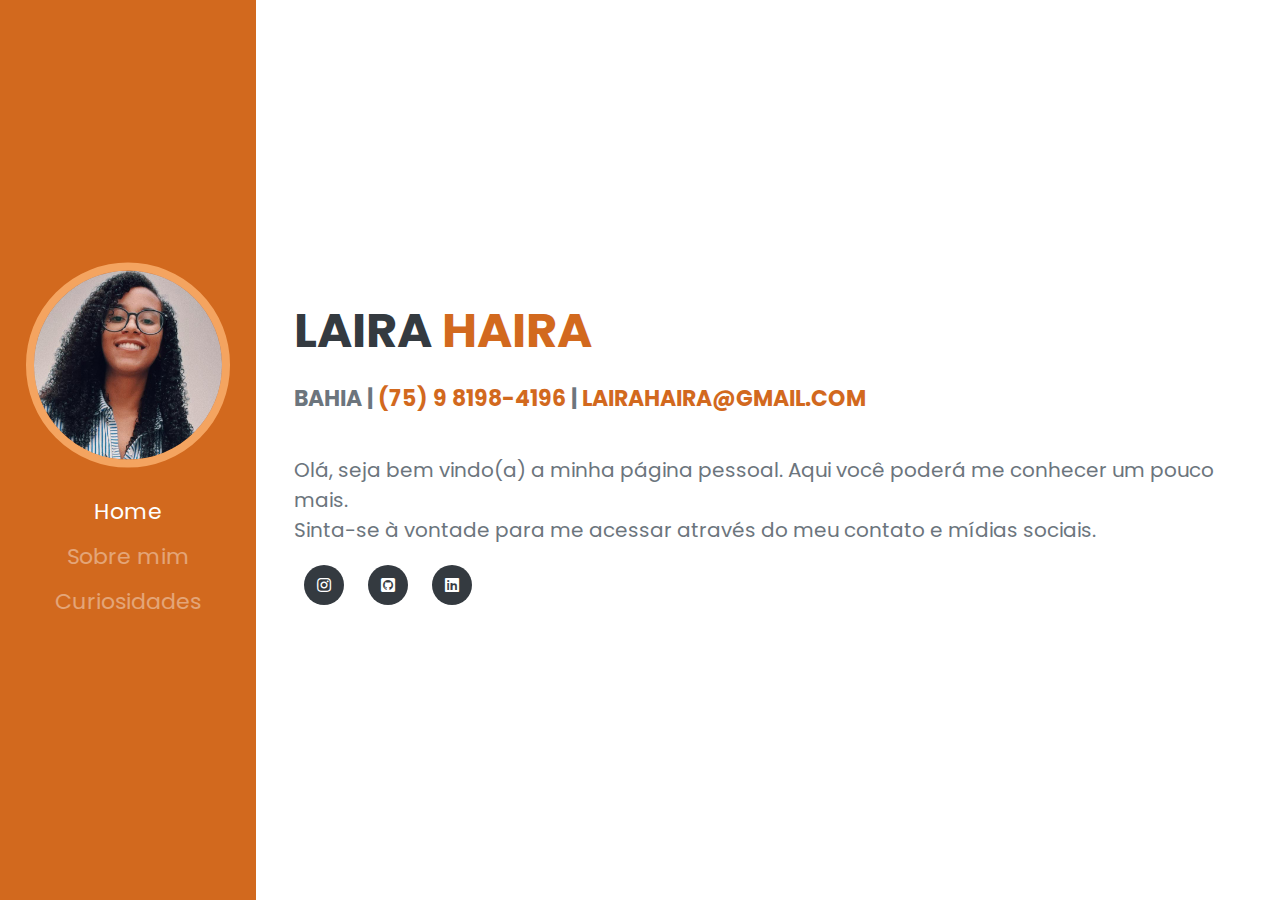
<file: semana-2/index.html>
<!DOCTYPE html>
<html lang="pt-br">
<head>
  <meta charset="UTF-8">
  <meta http-equiv="X-UA-Compatible" content="IE=edge">
  <meta name="viewport" content="width=device-width, initial-scale=1.0">
  <link href="assets/CSS/style.css" rel="stylesheet">
  <link href="https://cdnjs.cloudflare.com/ajax/libs/font-awesome/5.13.1/css/all.min.css" rel="stylesheet">
  <link href="https://fonts.googleapis.com/css2?family=Poppins:wght@400;500;700&display=swap" rel="stylesheet"> 
  <title>Home Page</title>
</head>
<body>

  <div class="parent">

  <div class="sidebar">

    <div class="sidebar-pos">
      <div class="img-sidebar">
        <img src="assets/IMG/perfil.jpg" alt="Perfil">
      </div> <!--Img-->

      <div class="menu">
        <ul>
          <li> <a class="selected" href="index.html">Home</a></li>
          <li> <a href="assets/HTML/aboutme.html">Sobre mim</a></li>
          <li> <a href="assets/HTML/curiosities.html">Curiosidades</a></li>
        </ul>
      </div> <!--Menu-->
  </div> <!--Sidebar-pos-->

</div> <!--Sidebar-->

  <div class="conteudo">

    <section class="descricao">
      <h2>Laira <span>Haira</span></h2>
      <h3>Bahia | <span>(75) 9 8198-4196</span> | <span>lairahaira@gmail.com</span></h3>
      <p>Olá, seja bem vindo(a) a minha página pessoal. Aqui você poderá me conhecer um pouco mais.<br> Sinta-se à vontade para me acessar através do meu contato e mídias sociais.</p>

      <div class="icons">
        <a href="https://www.instagram.com/laira_h/" target="_blank"><i class="fab fa-instagram"></i></a>
        <a href="https://github.com/lairah" target="_blank"><i class="fab fa-github-square"></i></a>
        <a href="https://www.linkedin.com/in/lairahaira/" target="_blank"><i class="fab fa-linkedin"></i></a>
      </div> <!--social-->

    </section>  

  </div> <!--conteudo-->

</div> <!--parent-->
  
</body>
</html>
</file>
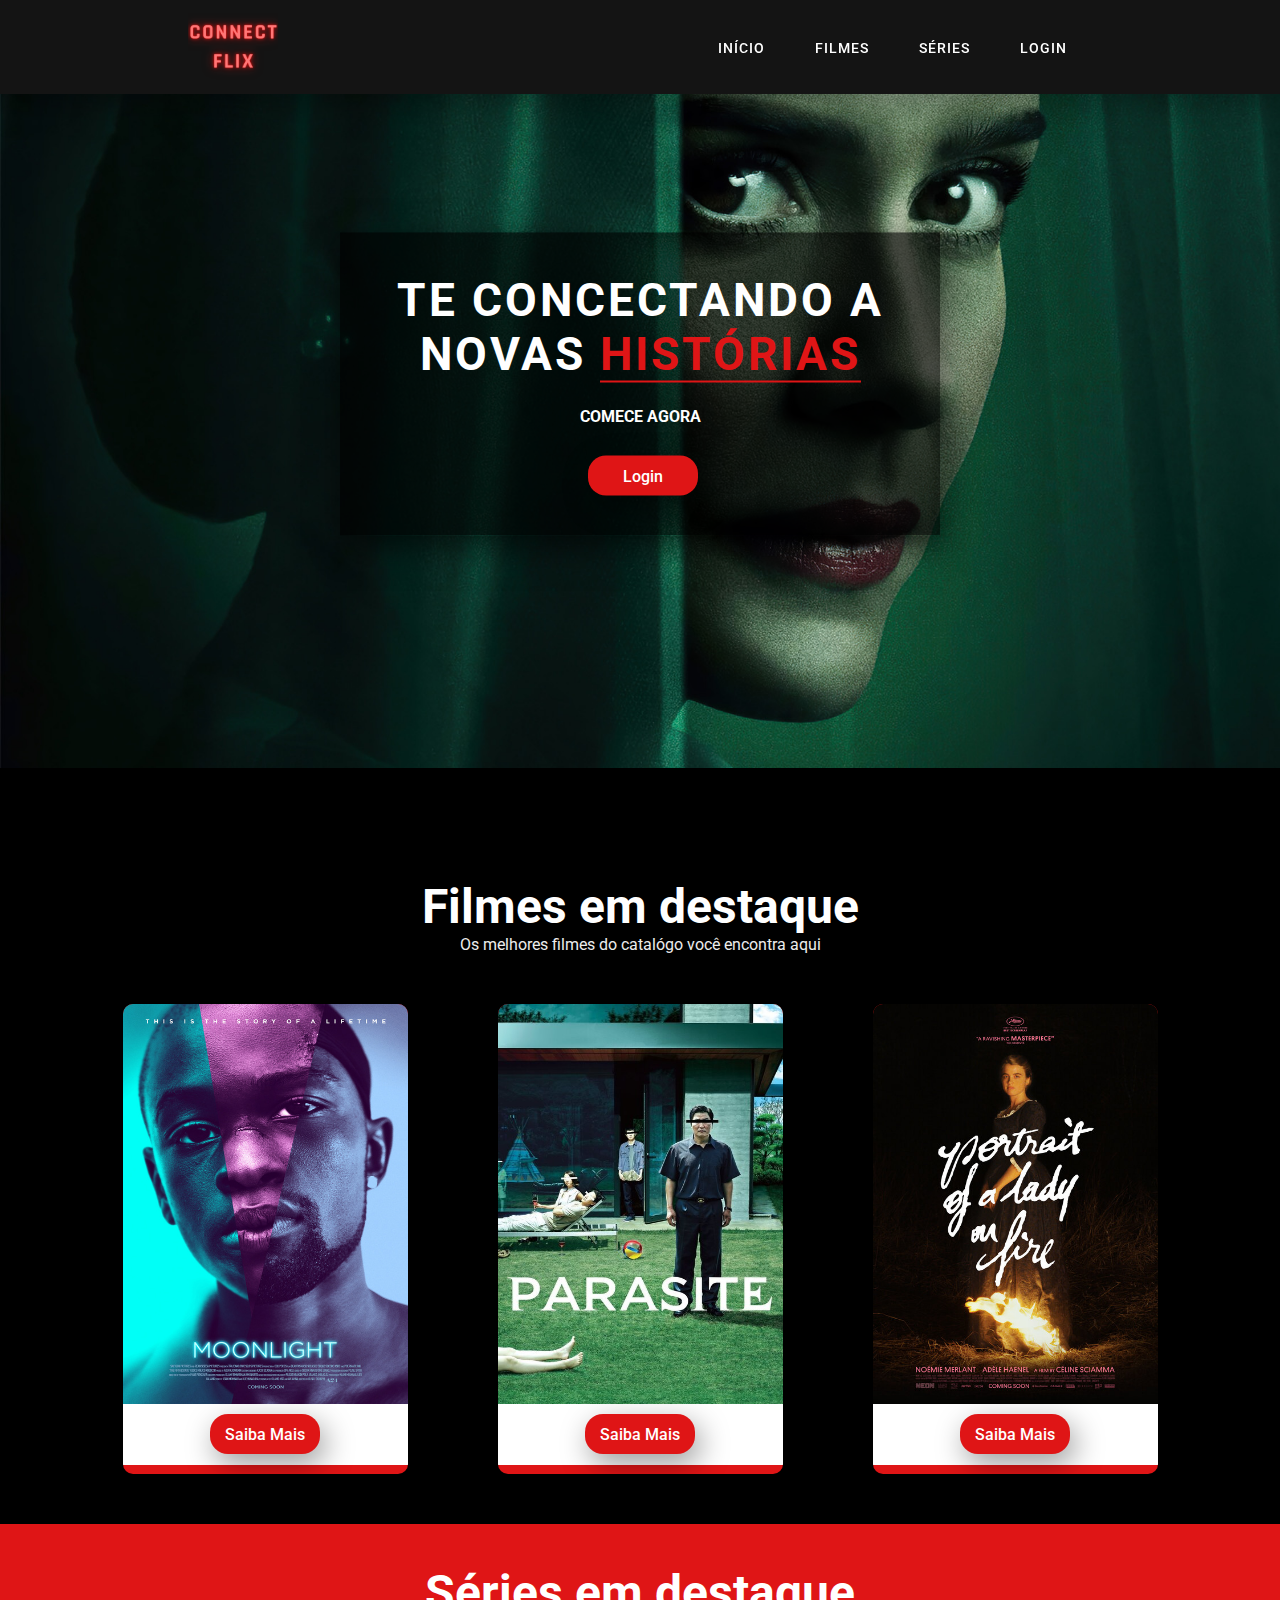
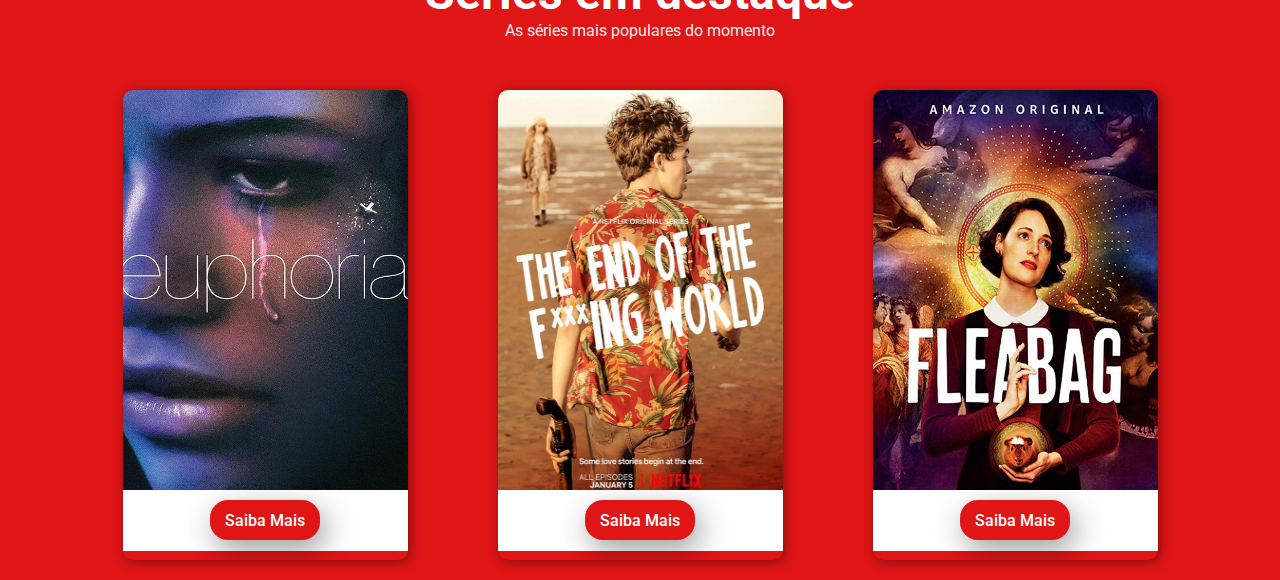
<file: semana-3/index.html>
<!DOCTYPE html>
<html lang="pt-br">
<head>
  <meta charset="UTF-8">
  <meta http-equiv="X-UA-Compatible" content="IE=edge">
  <meta name="viewport" content="width=device-width, initial-scale=1.0">
  <link rel="stylesheet" href="./CSS/style.css">
  <title>ConnectFlix</title>
</head>
<body>
  <header class="header" id="sec1">
    <nav>
      <a href="./index.html" class="logo">
        <img src="./IMAGE/logo.png" alt="logo">
      </a>
      <input class="menu-btn" type="checkbox" id="menu-btn">
      <label class="menu-icon" for="menu-btn">
        <span class="icon-nav"></span>
      </label>

      <ul class="menu">
        <li><a href="#sec1">Início</a></li>
        <li><a href="#sec2">Filmes</a></li>
        <li><a href="#sec3">Séries</a></li>
        <li><a href="./HTML/login.html">Login</a></li>
      </ul>
    </nav>

    <div class="header-content">
      <h1>Te concectando a novas <span>histórias</span></h1>
      <p>Comece agora</p>
      <div class="header-btns">
        <a href="./HTML/login.html" class="header-btn">Login</a>
      </div>        
    </div>
  </header>

  <section class="movies" id="sec2">
    <div class="catalog-header">
      <h1>Filmes em destaque</h1>
      <p>Os melhores filmes do catalógo você encontra aqui</p>
  </div>

  <div class="catalog-container">
    <div class="catalog-box">
      <div class="catalog-image">
        <img src="./IMAGE/moonlight-card.jpg" alt="">
      </div>
      <div class="catalog-about">
        <a href="./HTML/moonlight.html" class="header-btn">Saiba Mais</a>
      </div>
    </div>

    <div class="catalog-box">
      <div class="catalog-image">
        <img src="./IMAGE/parasite-card.jpg" alt="">
      </div>
      <div class="catalog-about">
        <a href="./HTML/parasite.html" class="header-btn">Saiba Mais</a>
      </div>
    </div>

    <div class="catalog-box">
      <div class="catalog-image">
        <img src="./IMAGE/portrait-card.jpg" alt="">
      </div>
      <div class="catalog-about">
        <a href="./HTML/portrait.html" class="header-btn">Saiba Mais</a>
      </div>
    </div>
  </div>
  </section>


  <section class="series" id="sec3">
    <div class="catalog-header">
      <h1>Séries em destaque</h1>
      <p>As séries mais populares do momento</p>
  </div>

  <div class="catalog-container">
    <div class="catalog-box">
      <div class="catalog-image">
        <img src="./IMAGE/euphoria-card.jpg" alt="">
      </div>
      <div class="catalog-about">
        <a href="./HTML/euphoria.html" class="header-btn">Saiba Mais</a>
      </div>
    </div>

    <div class="catalog-box">
      <div class="catalog-image">
        <img src="./IMAGE/theend-card.jpg" alt="">
      </div>
      <div class="catalog-about">
        <a href="./HTML/teotfw.html" class="header-btn">Saiba Mais</a>
      </div>
    </div>

    <div class="catalog-box">
      <div class="catalog-image">
        <img src="./IMAGE/fleabag-card.jpg" alt="">
      </div>
      <div class="catalog-about">
        <a href="./HTML/fleabag.html" class="header-btn">Saiba Mais</a>
      </div>
    </div>
  </div>
  </section>
</body>
</html>
</file>
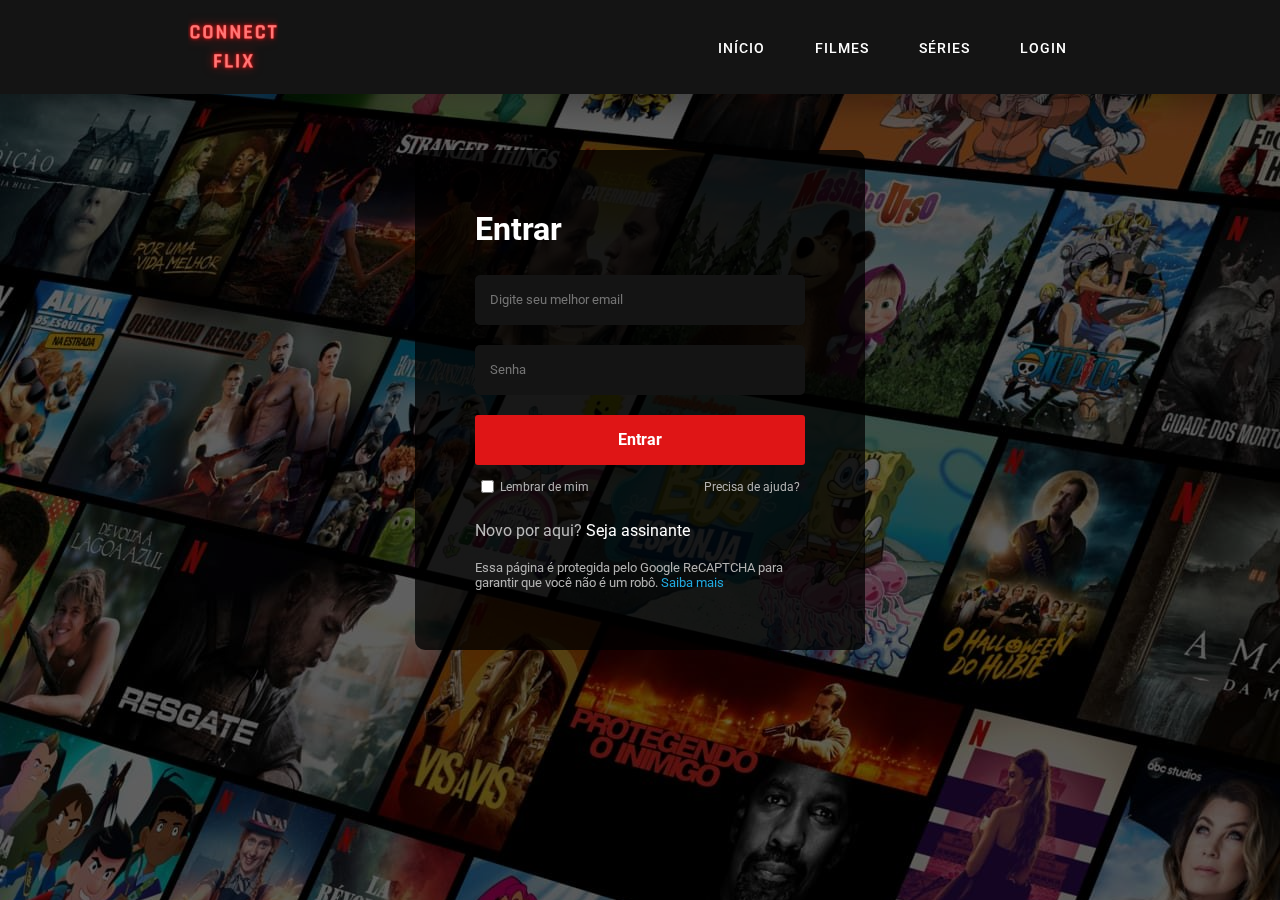
<file: semana-3/HTML/login.html>
<!DOCTYPE html>
<html lang="pt-br">
<head>
  <meta charset="UTF-8">
  <meta http-equiv="X-UA-Compatible" content="IE=edge">
  <meta name="viewport" content="width=device-width, initial-scale=1.0">
  <link rel="stylesheet" href="../CSS/main.css">
  <title>ConnectFlix - Entrar</title>
</head>
<body>
  <header class="header" id="sec1">
    <nav>
      <a href="../index.html" class="logo">
        <img src="../IMAGE/logo.png" alt="logo">
      </a>
      <input class="menu-btn" type="checkbox" id="menu-btn">
      <label class="menu-icon" for="menu-btn">
        <span class="icon-nav"></span>
      </label>

      <ul class="menu">
        <li><a href="../index.html">Início</a></li>
        <li><a href="../index.html#sec2">Filmes</a></li>
        <li><a href="../index.html#sec3">Séries</a></li>
        <li><a href="../HTML/login.html">Login</a></li>
      </ul>
    </nav>
  </header>
  
  <main>
    <div class="login">
      <div class="login-box">
        <h2>Entrar</h2>
        <form>
          <div class="input-box">
            <input required type="email" placeholder="Digite seu melhor email">
          </div>

          <div class="input-box">
            <input required type="password" placeholder="Senha">
          </div>
          <div>
            <button class="submit">Entrar</button>
          </div>
        </form>

        <div class="support">
          <div class="remember">
            <span><input type="checkbox"></span>
            <span>Lembrar de mim</span>
          </div>
          <div class="help">
            <a href="#">Precisa de ajuda?</a>
          </div>
        </div>

        <div class="sign-up">
          <p>Novo por aqui? <a href="#">Seja assinante</a></p>
        </div>

        <div class="terms">
          <p>Essa página é protegida pelo Google ReCAPTCHA para garantir que você não é um robô. <a href="#">Saiba mais</a></p>
        </div>
      </div>
  </div>
  </main>

</body>
</html>
</file>
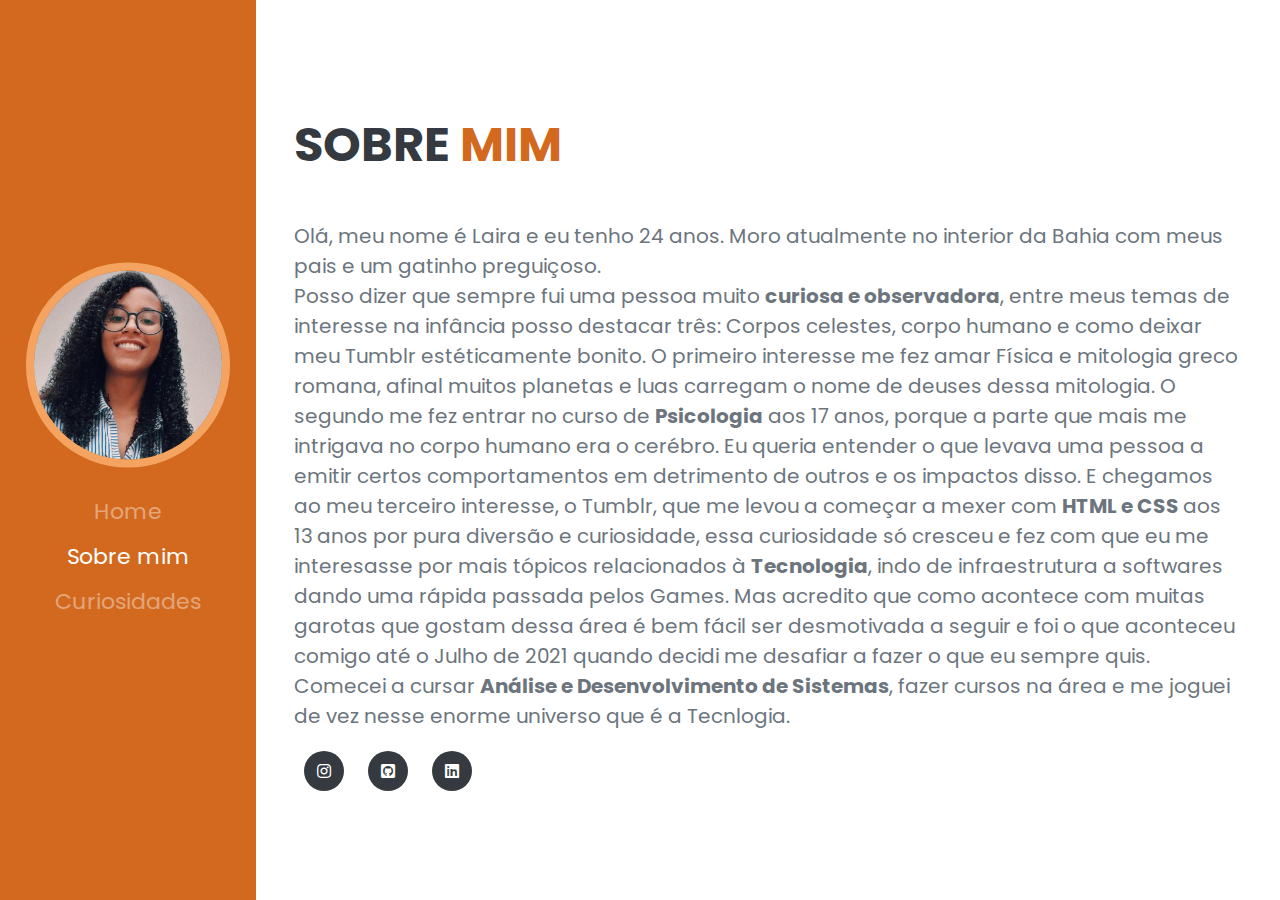
<file: semana-2/assets/HTML/aboutme.html>
<!DOCTYPE html>
<html lang="pt-br">
<head>
  <meta charset="UTF-8">
  <meta http-equiv="X-UA-Compatible" content="IE=edge">
  <meta name="viewport" content="width=device-width, initial-scale=1.0">
  <link href="../CSS/style.css" rel="stylesheet">
  <link href="https://cdnjs.cloudflare.com/ajax/libs/font-awesome/5.13.1/css/all.min.css" rel="stylesheet">
  <link href="https://fonts.googleapis.com/css2?family=Poppins:wght@400;500;700&display=swap" rel="stylesheet"> 
  <title>Sobre Mim</title>
</head>
<body>

  <div class="parent">

  <div class="sidebar">

    <div class="sidebar-pos">
      <div class="img-sidebar">
        <img src="../IMG/perfil.jpg" alt="Perfil">
      </div> <!--Img-->

      <div class="menu">
        <ul>
          <li> <a href="../../index.html">Home</a></li>
          <li> <a class="selected" href="aboutme.html">Sobre mim</a></li>
          <li> <a href="curiosities.html">Curiosidades</a></li>
        </ul>
      </div> <!--Menu-->
  </div> <!--Sidebar-pos-->

</div> <!--Sidebar-->

  <div class="conteudo">

    <section class="descricao">
      <h2>Sobre <span>Mim</span></h2>
      <p>Olá, meu nome é Laira e eu tenho 24 anos. Moro atualmente no interior da Bahia com meus pais e um gatinho preguiçoso.<br> Posso dizer que sempre fui uma pessoa muito <strong> curiosa e observadora</strong>, entre meus temas de interesse na infância posso destacar três: Corpos celestes, corpo humano e como deixar meu Tumblr estéticamente bonito. O primeiro interesse me fez amar Física e mitologia greco romana, afinal muitos planetas e luas carregam o nome de deuses dessa mitologia. O segundo me fez entrar no curso de <strong>Psicologia</strong> aos 17 anos, porque a parte que mais me intrigava no corpo humano era o cerébro. Eu queria entender o que levava uma pessoa a emitir certos comportamentos em detrimento de outros e os impactos disso. E chegamos ao meu terceiro interesse, o Tumblr, que me levou a começar a mexer com <strong> HTML e CSS </strong> aos 13 anos por pura diversão e curiosidade, essa curiosidade só cresceu e fez com que eu me interesasse por mais tópicos relacionados à <strong> Tecnologia</strong>, indo de infraestrutura a softwares dando uma rápida passada pelos Games. Mas acredito que como acontece com muitas garotas que gostam dessa área é bem fácil ser desmotivada a seguir e foi o que aconteceu comigo até o Julho de 2021 quando decidi me desafiar a fazer o que eu sempre quis. Comecei a cursar <strong> Análise e Desenvolvimento de Sistemas</strong>, fazer cursos na área e me joguei de vez nesse enorme universo que é a Tecnlogia.</p>

      <div class="icons">
        <a href="https://www.instagram.com/laira_h/" target="_blank"><i class="fab fa-instagram"></i></a>
        <a href="https://github.com/lairah" target="_blank"><i class="fab fa-github-square"></i></a>
        <a href="https://www.linkedin.com/in/lairahaira/" target="_blank"><i class="fab fa-linkedin"></i></a>
      </div> <!--social-->

    </section>  

  </div> <!--conteudo-->

</div> <!--parent-->
  
</body>
</html>
</file>
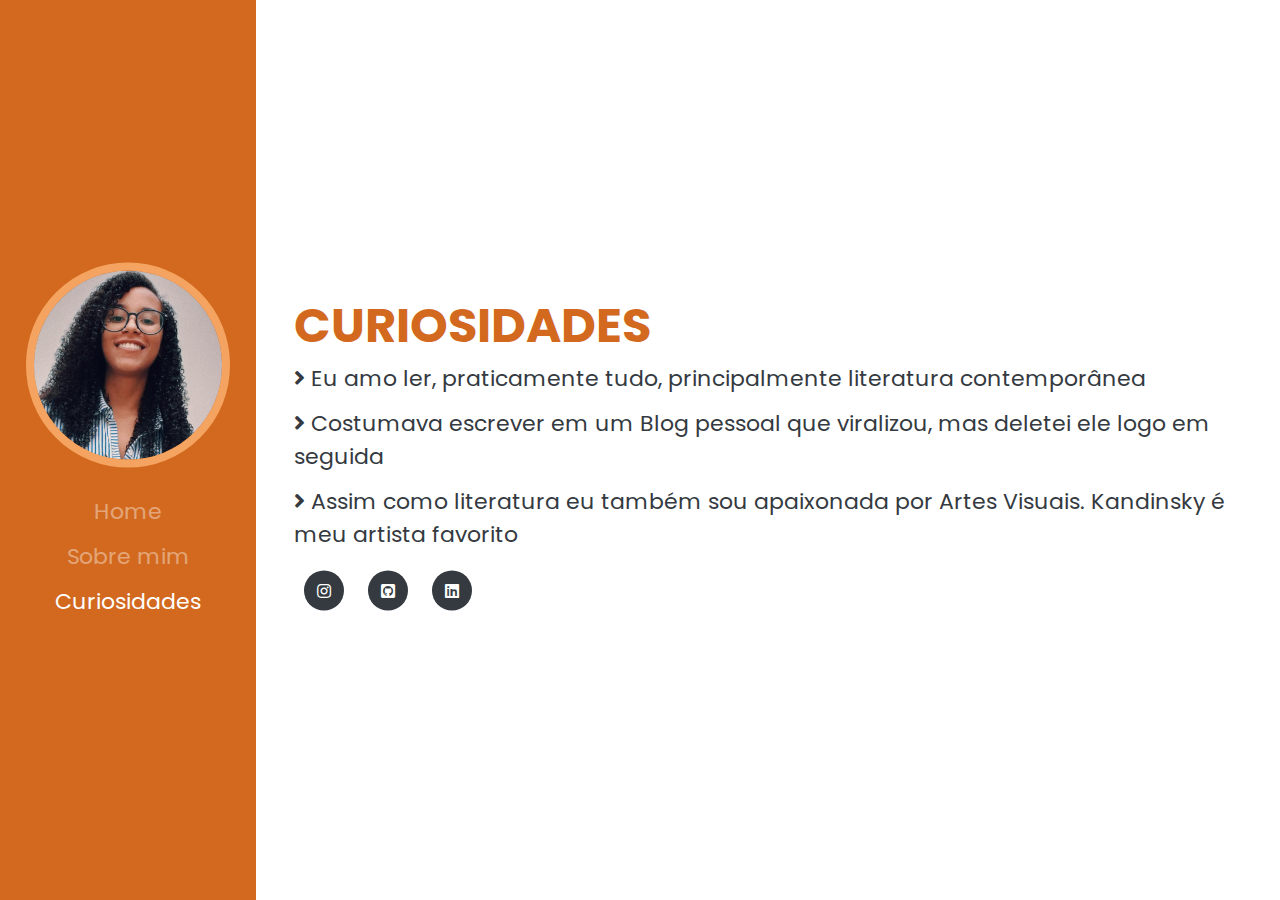
<file: semana-2/assets/HTML/curiosities.html>
<!DOCTYPE html>
<html lang="pt-br">
<head>
  <meta charset="UTF-8">
  <meta http-equiv="X-UA-Compatible" content="IE=edge">
  <meta name="viewport" content="width=device-width, initial-scale=1.0">
  <link href="../CSS/style.css" rel="stylesheet">
  <link href="https://cdnjs.cloudflare.com/ajax/libs/font-awesome/5.13.1/css/all.min.css" rel="stylesheet">
  <link href="https://fonts.googleapis.com/css2?family=Poppins:wght@400;500;700&display=swap" rel="stylesheet"> 
  <title>Curiosidades</title>
</head>
<body>

  <div class="parent">

  <div class="sidebar">

    <div class="sidebar-pos">
      <div class="img-sidebar">
        <img src="../IMG/perfil.jpg" alt="Perfil">
      </div> <!--Img-->

      <div class="menu">
        <ul>
          <li> <a href="../../index.html">Home</a></li>
          <li> <a href="aboutme.html">Sobre mim</a></li>
          <li> <a  class="selected" href="curiosities.html">Curiosidades</a></li>
        </ul>
      </div> <!--Menu-->
  </div> <!--Sidebar-pos-->

</div> <!--Sidebar-->

  <div class="conteudo">

    <section class="descricao">
      <h2><span>Curiosidades</span></h2>
      
      <ul>
        <li> <i class="fas fa-angle-right"></i> Eu amo ler, praticamente tudo, principalmente literatura contemporânea</li>
        <li> <i class="fas fa-angle-right"></i> Costumava escrever em um Blog pessoal que viralizou, mas deletei ele logo em seguida</li>
        <li> <i class="fas fa-angle-right"></i> Assim como literatura eu também sou apaixonada por Artes Visuais. Kandinsky é meu artista favorito</li> 
      </ul>

      <div class="icons">
        <a href="https://www.instagram.com/laira_h/" target="_blank"><i class="fab fa-instagram"></i></a>
        <a href="https://github.com/lairah" target="_blank"><i class="fab fa-github-square"></i></a>
        <a href="https://www.linkedin.com/in/lairahaira/" target="_blank"><i class="fab fa-linkedin"></i></a>
      </div> <!--social-->

    </section>  

  </div> <!--conteudo-->

</div> <!--parent-->
  
</body>
</html>
</file>
<file: semana-2/assets/CSS/style.css>
*{
  margin: 0; 
  padding: 0;
  box-sizing: border-box; 
  font-family: 'Poppins', sans-serif;
}

html, body{
  height: 100%;
}

.parent{
  display: flex;
}

.sidebar{
  width: 20%;
  height: 100%;
  position: fixed;
  background-color: #D2691E;
}

.sidebar-pos{
  position: absolute;
  top: 50%;
  transform: translateY(-50%);
}

.img-sidebar img{
  width: 80%;
  border: 8px solid #F4A460;
  border-radius: 50%;
}

.img-sidebar{
  text-align: center;
}

.menu{
  margin: 20px 0;
  text-align: center;
  position: relative;
}

.menu a, li{
  color: white;
  opacity: 0.4;
  font-size: 22px;
  text-decoration: none;
  list-style: none;
  margin-bottom: 12px;
  display: block;
}

.menu a.selected, li{
  opacity: 1;
}

.conteudo{
  position: absolute;
  left: 20%;
  width: 80%;
  height: 100%;
  overflow-y: auto;
  padding: 0 3%;
}

section.descricao{
  position: relative;
  top: 50%;
  transform: translateY(-50%);
}

section.descricao h2{
  color: #343a40;
  font-size: 48px;
  text-transform: uppercase;
}

section.descricao h2 > span,
section.descricao h3 > span
{
  color:#D2691E;
}

section.descricao h3{
  color: #6c757d;
  font-size: 22px;
  text-transform: uppercase;
  margin: 15px 0;
}

section.descricao p{
  color: #6c757d;
  font-size: 20px;
  margin-top: 40px;
}

.descricao li{
  color: #343a40;
}

.icons{
  margin-top: 20px;
}

.icons a{
  text-decoration: none;
  color: white;
  background-color: #343a40;
  width: 40px;
  height: 40px;
  border-radius: 20px;
  display: inline-block;
  margin: 0 10px;
  text-align: center;
}

.icons i{
  line-height: 40px;
}
</file>
<file: semana-3/CSS/style.css>
@import url('https://fonts.googleapis.com/css2?family=Roboto:wght@300;400;500;700&display=swap');

*{
  font-family: 'Roboto', sans-serif;
  box-sizing: border-box;
  scroll-behavior: smooth;
}

body{
  margin: 0;
  padding: 0;
  background-color: #000000;
}

button{
  outline: none;
  border: none;
}

input{
  outline: none;
  border: none;
}

.logo img{
  width: 90px;
}

.header{
  width: 100%;
  height: 768px;
  position: relative;
  background-image: url(../IMAGE/banner.jpg);
  background-size: cover;
  background-repeat: no-repeat;
}

.header-content{
  font-family: 'Roboto';
  width: 600px;
  position: absolute;
  padding: 40px;
  left: 50%;
  top: 50%;
  text-align: center;
  transform: translate(-50%, -50%);
  color: #ffffff;
  background: #000000a6;
  box-shadow: 5px 10px 30px rgba(0, 0, 0, 0.623);
}

.header-content h1{
  color: #ffffff;
  text-transform: uppercase;
  font-weight: bold;
  font-size: 46px;
  margin: 0;
  letter-spacing: 3px;
}

.header-content span{
  color: #DF1516;
  border-bottom: 2px solid #DF1516;
}

.header-content p{
  color: #ffffff;
  font-size: 16px;
  padding-top: 10px;
  text-transform: uppercase;
  font-weight: 700;
}

.header-btns{
  display: flex;
  margin-top: 30px;
  margin-left: 40%;
}

.header-btn{
  width: 110px;
  height: 40px;
  display: flex;
  justify-content: center;
  align-items: center;
  background-color: #DF1516;
  box-shadow: 5px 10px 30px rgba(0, 0, 0, 0.4);
  border-radius: 18px;
  color: #ffffff;
  text-decoration: none;
  font-weight: 500;
}

.header-btn:hover{
  background-color: #ffffff;
  color: #DF1516;
  transition: all else 0.6s;
}

nav{
	display: flex;
	justify-content: space-around;
	align-items: center;
	box-shadow: 5px 10px 30px rgba(0, 0, 0, 0.336);
	position: fixed;
	left: 0;
	top: 0;
	width:100%;
	z-index: 1;
	background-color: #141414;
}

nav ul{
	display: flex;
  list-style: none;
}

nav ul li a{
	height:40px;
	line-height: 43px;
	margin: 3px;
	padding: 0px 22px;
	display: flex;
	font-size: 0.9rem;
  text-decoration: none;
	text-transform: uppercase;
	font-weight: 500;
	color:#ffffff;
  letter-spacing: 1px;
  border-radius: 3px;
  transition: 0.2s ease-in-out;
}

nav ul li a:hover{
	background-color: #DF1516;
    color:#ffffff;
	box-shadow: 5px 10px 30px rgba(198, 64, 64, 0.411);
	transition: all ease 0.2s;
}

nav .menu-btn, .menu-icon{
  display:none;
}

/* Final Header area */ 

.movies{
  width: 100%;
  height: auto;
  box-sizing: border-box;
  display: flex;
  flex-direction: column;
  align-items: center;
  justify-content: center;
  padding-top: 80px;
  padding-bottom: 30px;
}

.catalog-header{
  text-align: center;
  margin: 30px 0px;
}

.catalog-header h1{
  color: #ffffff;
  font-size: 3rem;
  margin: 0;
  padding: 0;
}

.catalog-header p{
  color: rgb(236, 236, 236);
  font-size: 1rem;
  margin: 0;
  padding: 0;
}

.catalog-box{
  background-color: #DF1516;
  width: 285px;
  height: 470px;
  margin: 20px;
  border-radius: 10px;
  overflow: hidden;
  box-shadow: 2px 2px 12px rgba(0, 0, 0, 0.4);
  position: relative;
}

.catalog-box:hover{
  transform: translateY(-10px);
  transition: all 0.6s;
}

.catalog-container{
  display: grid;
  grid-template-columns: 1fr 1fr 1fr;
  justify-content: center;
  justify-items: center;
  gap: 50px;
}

.catalog-image{
  width: 100%;
  height: 85%;
}

.catalog-image img{
  width: 100%;
  height: 100%;
}

.catalog-about{
  width: 100%;
  height: 13%;
  background-color: #ffffff;
  display: flex;
  justify-content: center;
  align-items: center;
}

/* Final Movie Section */ 

.series{
  width: 100%;
  height: auto;
  box-sizing: border-box;
  display: flex;
  flex-direction: column;
  align-items: center;
  justify-content: center;
  padding-top: 10px;
  background-color: #DF1516;
}
</file>
<file: semana-3/CSS/main.css>
@import url('https://fonts.googleapis.com/css2?family=Roboto:wght@300;400;500;700&display=swap');

*{
  font-family: 'Roboto', sans-serif;
  box-sizing: border-box;
}

body{
  margin: 0;
  padding: 0;
  background-color: #000000;
}

button{
  outline: none;
  border: none;
}

input{
  outline: none;
  border: none;
}

.logo img{
  width: 90px;
}

nav{
	display: flex;
	justify-content: space-around;
	align-items: center;
	box-shadow: 5px 10px 30px rgba(0, 0, 0, 0.336);
	position: fixed;
	left: 0;
	top: 0;
	width:100%;
	z-index: 1;
	background-color: #141414;
}

nav ul{
	display: flex;
  list-style: none;
}

nav ul li a{
	height:40px;
	line-height: 43px;
	margin: 3px;
	padding: 0px 22px;
	display: flex;
	font-size: 0.9rem;
  text-decoration: none;
	text-transform: uppercase;
	font-weight: 500;
	color:#ffffff;
  letter-spacing: 1px;
  border-radius: 3px;
  transition: 0.2s ease-in-out;
}

nav ul li a:hover{
	background-color: #DF1516;
    color:#ffffff;
	box-shadow: 5px 10px 30px rgba(198, 64, 64, 0.411);
	transition: all ease 0.2s;
}

nav .menu-btn, .menu-icon{
  display:none;
}

section {
	width: 100%;
	height: 100vh;
	position: relative;
	display: flex;
	align-items: center;
	justify-content: space-between;
	padding: 100px;
	background-size: cover;
	background-position: center;
}

.moonlight{
	background-image: url(../IMAGE/moonlight-bg.jpg);
}
.parasite{
 background-image: url(../IMAGE/parasite-bg.jpg);
}

.portrait{
	background-image: url(../IMAGE/portrait-bg.jpg);
}

.euphoria{
	background-image: url(../IMAGE/euphoria-bg.jpg);
}

.teotfw{
	background-image: url(../IMAGE/theend-bg.jpg);
}

.fleabag{
	background-image: url(../IMAGE/fleabag-bg.jpg);
}

.content{
	position: relative;
	width: 45%;
	display: flex;
	margin-top: 50px;
	margin-left: 22px;
	justify-content: space-between;
	align-items: center;
}

.text-area h1{
	color: #ffffff;
	font-size: 40px;
	margin-bottom: 6px;
	text-transform: uppercase;
	font-weight: bold;
	letter-spacing: 3px;
	width: 60%;
}

.text-area h2{
	color: #ffffff;
	font-size: 16px;
	margin-bottom: 6px;
	margin-top: 10px;
	min-width: 100px;
	line-height: 1.5;
	font-weight: bold;
}

.text-area h3{
	margin-top: 15px;
	font-size: 14px;
	color: #DF1516;
	letter-spacing: 10px;
}

.text-area h4{
	font-size: 15px;
	margin-bottom: 3px;
	color: #ffffffce;
	letter-spacing: 2px;
}

.text-area p{
	color: #ffffffce;
	font-size: 15px;
	letter-spacing: 1px;
	text-transform: none;
}

.text-area a{
	display: inline-block;
	padding: 14px 24px;
	margin-top: 5px;
	font-size: 14px;
	font-weight: bold;
	letter-spacing: 2px;
	text-transform: uppercase;
	text-decoration: none;
	color: #ffffff;
	background-color: #DF1516;
	border-radius: 5px;
}

.text-area a:hover{
	color: #DF1516;
	background-color: #ffffff;
	transition: 2s;
}

/* Login */

main{
	padding: 0;
	margin: 0;
	height: 100vh;
	width: 100%;
	position: fixed;
	background-image: url(../IMAGE/login-bg.jpg);
	background-image: cover;
	background-repeat: no-repeat;
}

main::before{
	content: "";
	background-color: rgb(0, 0, 0, .5);
	width: 100%;
	height: 100%;
	position: absolute;
	margin: 0;
}

.login{
	padding: 60px;
	max-width: 450px;
	height: 500px;
	position: relative;
	z-index: 90;
	margin-left: 50%;
	margin-top: 150px;
	background-color: rgb(0, 0, 0, 0.75);
	border-radius: 10px;
	box-sizing: border-box;
	transform: translateX(-50%);
}

.login h2{
	font-size: 32px;
	color: #ffffff;
	margin-top: 0;
}

.login input{
	width: 100%;
	height: 50px;
	color: #ffffff;
	background-color: #141414;
	border: none;
	border-radius: 5px;
	padding-left: 15px;
	box-sizing: border-box;
	outline: none;
}

.login input:hover{
	background-color: #202020;
}

.input-box{
	margin-bottom: 20px;
}

.login button{
	width: 100%;
	height: 50px;
	color: #ffffff;
	background-color: #DF1516;
	border-radius: 3px;
	font-weight: bold;
	font-size: 16px;
	border: none;
	margin-bottom: 10px;
}

.login button:hover{
	background-color: #ad1313;
	cursor: pointer;
}

.login .support input{
	margin: 0;
	padding: 0;
	height: 13px;
}

.support{
	display: flex;
	color: #b3b3b3;
	justify-content: space-between;
	font-size: 12px;
	margin: 5px;
}

.support input{
	width: 15px;
	height: 15px;
}

.remember{
	display: flex;
	align-items: center;
}

.remember span{
	margin-right: 5px;
	height: 25px;
}

.help a{
	text-decoration: none;
	color: #b3b3b3;
}

.help a:hover{
	text-decoration: underline;
}

.sign-up{
	color: #bbbbbb;
	font-size: 16px;
}

.sign-up a{
	color: #ffffff;
	font-size: 16px;
	text-decoration: none;
}

.sign-up a:hover{
	text-decoration: underline;
}

.terms{
	color: #b3b3b3;
	font-size: 13px;
	margin-top: 20px;
}

.terms a{
	text-decoration: none;
	color: #20a9df;
}

.terms a:hover{
	text-decoration: underline;
}
</file>
